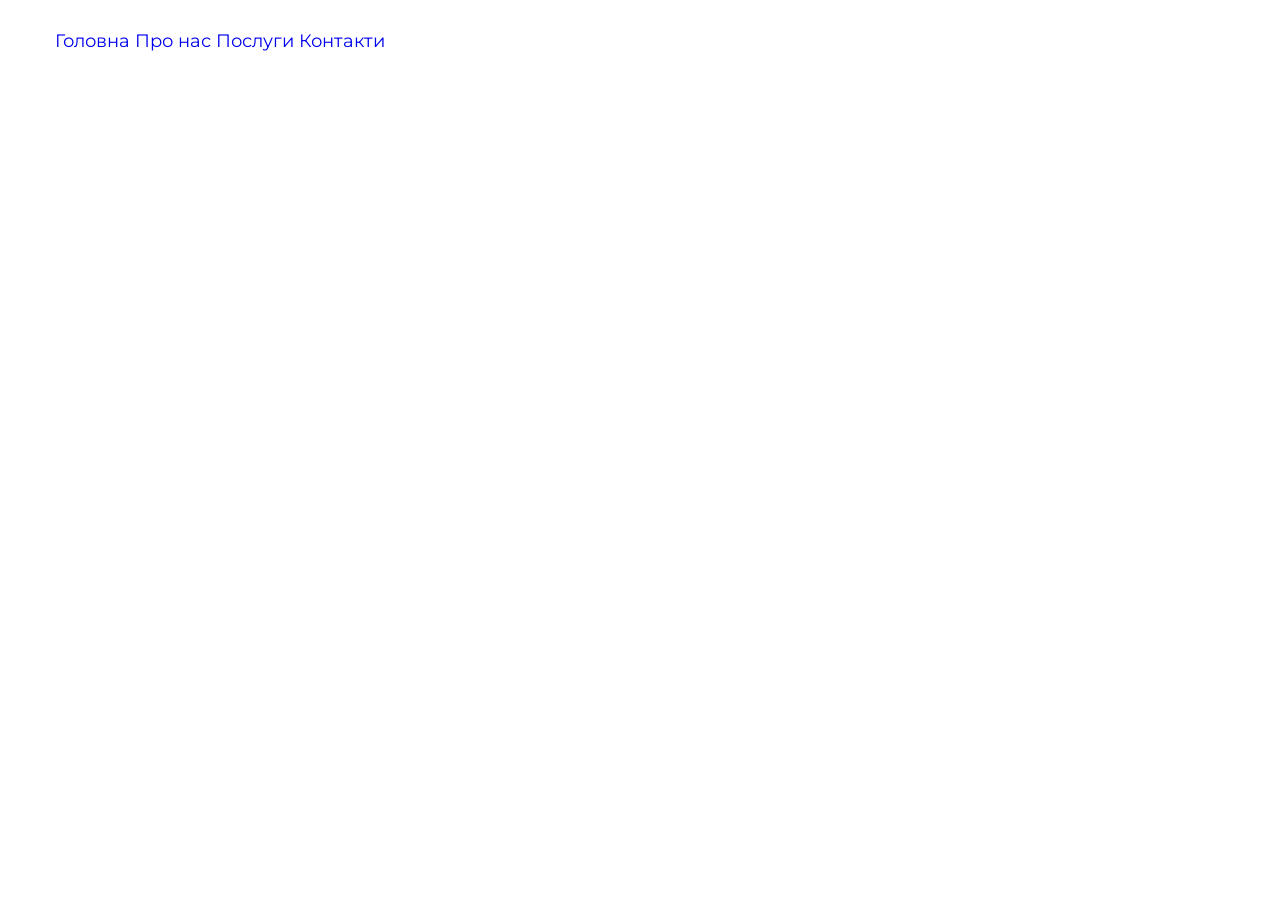
<file: 01_flexbox/index.html>
<!doctype html>
<html lang="uk">
  <head>
    <meta charset="UTF-8" />
    <meta name="viewport" content="width=device-width, initial-scale=1.0" />
    <title>Вивчаємо Flexbox</title>
    <link rel="stylesheet" href="css/style.css" />
  </head>
  <body>
    <header class="container">
      <nav class="menu">
        <a
          href="https://www.google.com/search?gs_ssp=eJzj4tTP1TcwMU02T1JgNGB0YPBiS8_PT89JBQBASQXT&q=google&rlz=1C1CHZN_ruUA1157UA1157&oq=go&gs_lcrp=EgZjaHJvbWUqEwgBEC4YgwEYxwEYsQMY0QMYgAQyBggAEEUYOTITCAEQLhiDARjHARixAxjRAxiABDINCAIQABiDARixAxiABDINCAMQABiDARixAxiABDIGCAQQRRg8MgYIBRBFGDwyBggGEEUYPDIGCAcQRRg80gEIMTc2MGowajeoAgiwAgE&sourceid=chrome&source=chrome.ob&ie=UTF-8"
          class="menu-item"
          >Головна</a
        >
        <a href="#" class="menu-item">Про нас</a>
        <a href="#" class="menu-item">Послуги</a>
        <a href="#" class="menu-item">Контакти</a>
      </nav>
    </header>
    <main class="container">
      <!--<section class="flex-container">
        <div class="flex-item item-1">1</div>
        <div class="flex-item item-2">2</div>
        <div class="flex-item item-3">3</div>
        <div class="flex-item item-4">4</div>
        <div class="flex-item item-5">5</div>
      </section>

      <!-- <section class="product-container">
        <article class="product-card">
          <img
            src="https://picsum.photos/300/300?random=1"
            alt="Product"
            class="product-image"
          />
          <div class="product-content">
            <h3 class="product-title">Назва товару</h3>
            <p class="product-description">Опис товару...</p>
            <div class="product-footer">
              <span class="price">₴999</span>
              <button class="buy-button">Купити</button>
            </div>
          </div>
        </article>
        <article class="product-card">
          <img
            src="https://picsum.photos/300/300?random=2"
            alt="Product"
            class="product-image"
          />
          <div class="product-content">
            <h3 class="product-title">Назва товару</h3>
            <p class="product-description">Опис товару...</p>
            <div class="product-footer">
              <span class="price">₴999</span>
              <button class="buy-button">Купити</button>
            </div>
          </div>
        </article>
        <article class="product-card">
          <img
            src="https://picsum.photos/300/300?random=3"
            alt="Product"
            class="product-image"
          />
          <div class="product-content">
            <h3 class="product-title">Назва товару</h3>
            <p class="product-description">Опис товару...</p>
            <div class="product-footer">
              <span class="price">₴999</span>
              <button class="buy-button">Купити</button>
            </div>
          </div>
        </article>
        <article class="product-card">
          <img
            src="https://picsum.photos/300/300?random=4"
            alt="Product"
            class="product-image"
          />
          <div class="product-content">
            <h3 class="product-title">Назва товару</h3>
            <p class="product-description">Опис товару...</p>
            <div class="product-footer">
              <span class="price">₴999</span>
              <button class="buy-button">Купити</button>
            </div>
          </div>
        </article>
        <article class="product-card">
          <img
            src="https://picsum.photos/300/300?random=5"
            alt="Product"
            class="product-image"
          />
          <div class="product-content">
            <h3 class="product-title">Назва товару</h3>
            <p class="product-description">Опис товару...</p>
            <div class="product-footer">
              <span class="price">₴999</span>
              <button class="buy-button">Купити</button>
            </div>
          </div>
        </article>
      </section> -->
    </main>
  </body>
</html>
</file>
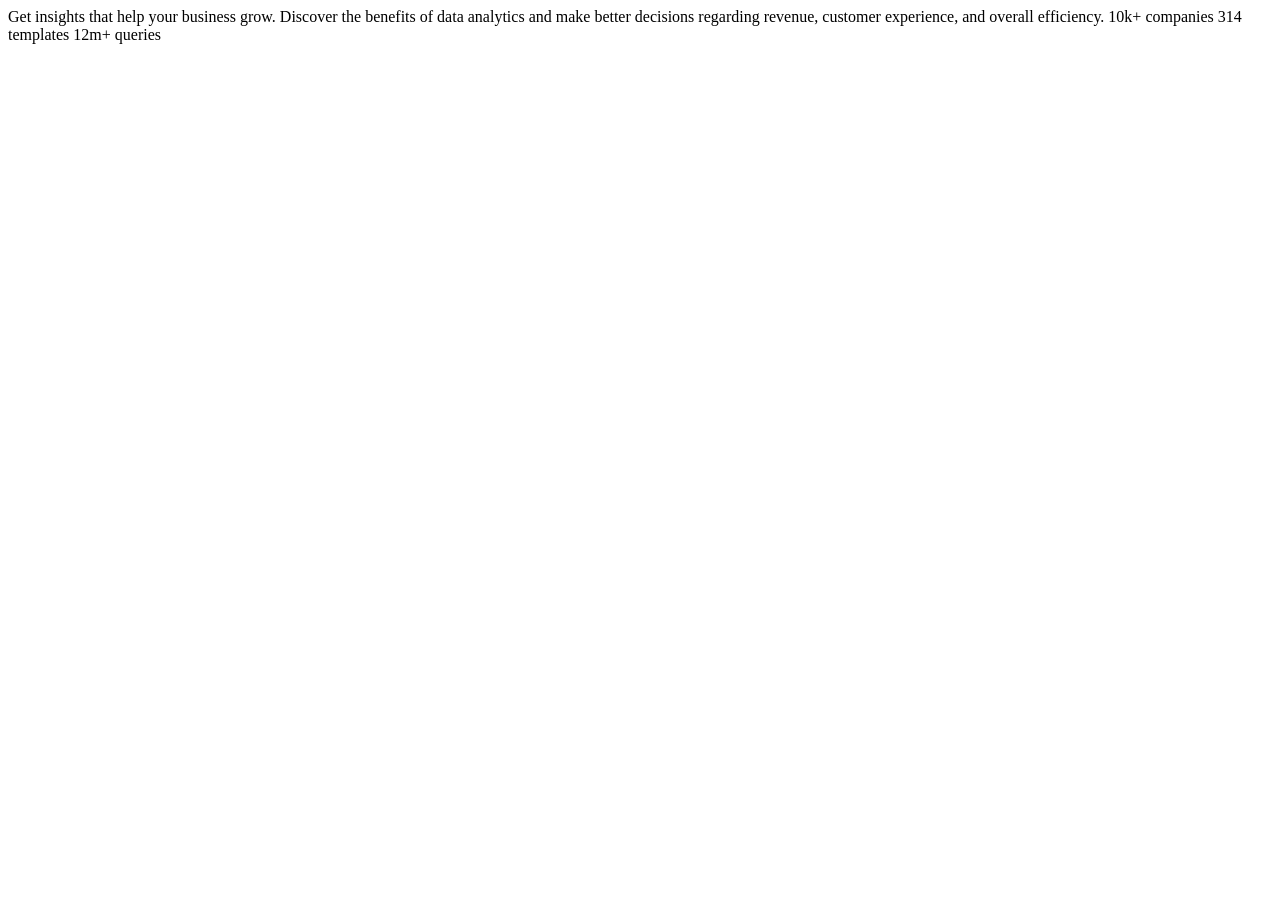
<file: module-05-class-work-flexbox/task-01/index.html>
<!DOCTYPE html>
<html lang="en">
<head>
  <meta charset="UTF-8">
  <meta name="viewport" content="width=device-width, initial-scale=1.0">
  <title> Stats preview card component</title>
</head>
<body>

  Get insights that help your business grow.

  Discover the benefits of data analytics and make better decisions regarding revenue, customer 
  experience, and overall efficiency.

  10k+ companies
  314 templates
  12m+ queries

</body>
</html>
</file>
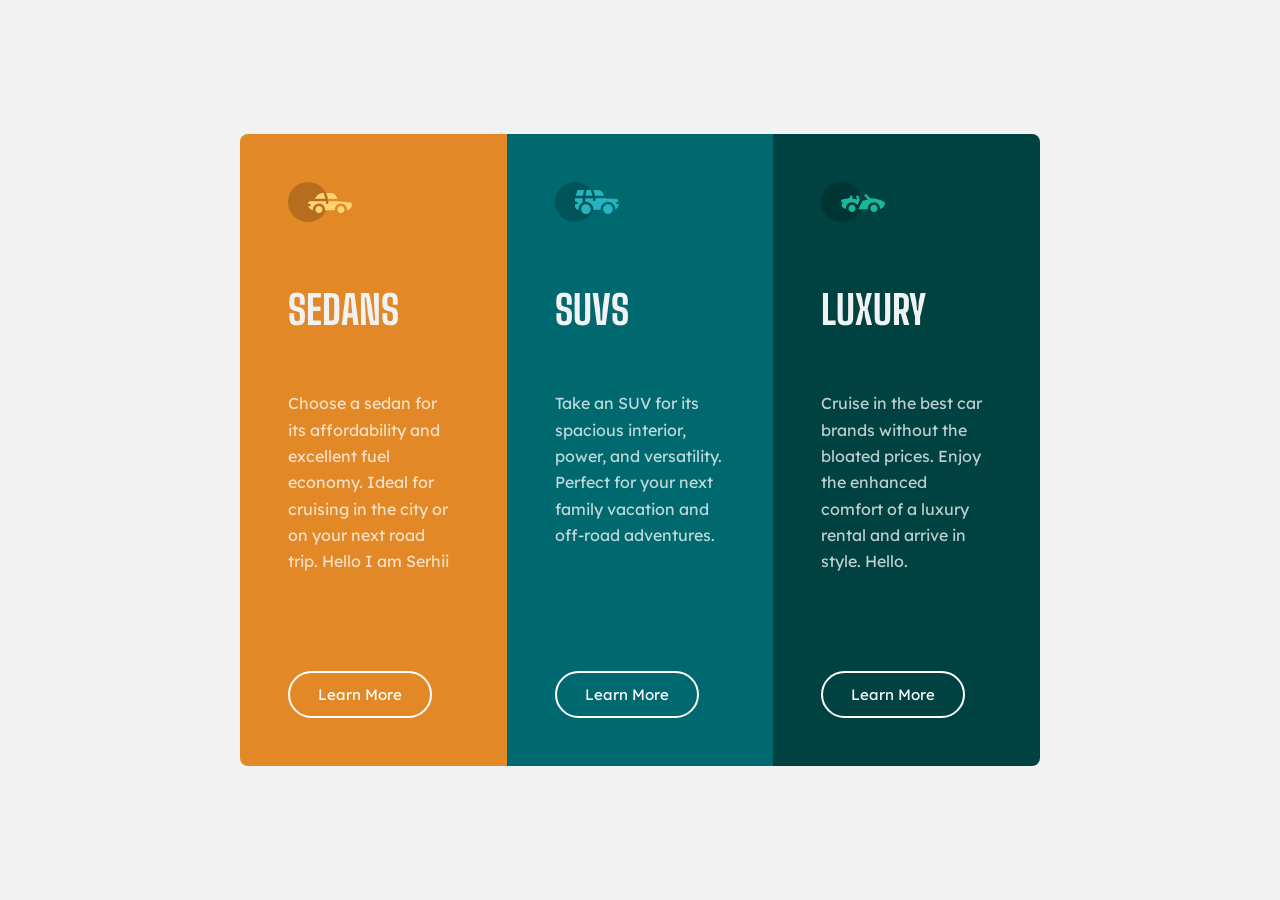
<file: module-05-class-work-flexbox/task-02/index.html>
<!doctype html>
<html lang="en">
  <head>
    <meta charset="UTF-8" />
    <meta name="viewport" content="width=device-width, initial-scale=1.0" />
    <title>task 01</title>
    <link rel="preconnect" href="https://fonts.googleapis.com" />
    <link rel="preconnect" href="https://fonts.gstatic.com" crossorigin />
    <link
      href="https://fonts.googleapis.com/css2?family=Big+Shoulders:opsz,wght@10..72,100..900&family=Lexend+Deca:wght@100..900&display=swap"
      rel="stylesheet"
    />
    <link rel="stylesheet" href="style.css" />
  </head>
  <body>
    <main class="container">
      <section class="cards">
        <article class="card card-orange">
          <img class="card-image" src="./images/icon-sedans.svg" alt="sedans" />
          <h3 class="card-title">Sedans</h3>
          <p class="card-text">
            Choose a sedan for its affordability and excellent fuel economy.
            Ideal for cruising in the city or on your next road trip. Hello I am
            Serhii
          </p>
          <button class="card-button">Learn More</button>
        </article>

        <article class="card card-blue">
          <img class="card-image" src="./images/icon-suvs.svg" alt="suvs" />
          <h3 class="card-title">SUVs</h3>
          <p class="card-text">
            Take an SUV for its spacious interior, power, and versatility.
            Perfect for your next family vacation and off-road adventures.
          </p>
          <button class="card-button">Learn More</button>
        </article>

        <article class="card card-green">
          <img class="card-image" src="./images/icon-luxury.svg" alt="luxury" />
          <h3 class="card-title">Luxury</h3>
          <p class="card-text">
            Cruise in the best car brands without the bloated prices. Enjoy the
            enhanced comfort of a luxury rental and arrive in style. Hello.
          </p>
          <button class="card-button">Learn More</button>
        </article>
      </section>
    </main>
    <!-- Sedans
          Choose a sedan for its affordability and excellent fuel economy. Ideal
          for cruising in the city or on your next road trip. Hello I am Serhii
      Learn More -->

    <!-- SUVs
          Take an SUV for its spacious interior, power, and versatility. Perfect
          for your next family vacation and off-road adventures.
          Learn More -->

    <!-- Luxury
          Cruise in the best car brands without the bloated prices. Enjoy the
          enhanced comfort of a luxury rental and arrive in style. Hello.
          Learn More -->
  </body>
</html>
</file>
<file: 01_flexbox/css/style.css>
@import url("https://fonts.googleapis.com/css2?family=Montserrat:wght@400;500;600;700;800;900&display=swap");

*,
*::after,
*::before {
  padding: 0;
  margin: 0;
  border: none;
  box-sizing: border-box;
}

a {
  text-decoration: none;
}

h1,
h2,
h3,
h4,
h5,
h6 {
  font-size: inherit;
  font-weight: 600;
  margin-bottom: 16px;
}

p {
  margin-bottom: 16px;
}

body {
  font-family: "Montserrat", sans-serif;
  font-size: 18px;
}

.container {
  margin: 0 auto;
  padding: 30px 15px 0 15px;
  max-width: 1200px;
}

.flex-container {
  /* min-height: 800px; */
  border: 20px solid green;
}

.flex-item {
  font-weight: 700;
  font-size: 30px;
  padding: 20px;
  background-color: #ff0000;
  border: 5px solid #000;
  /* width: 500px; */
}

.flex-item:nth-child(odd) {
  background-color: #125570;
}

.item-1 {
}
.item-2 {
}
.item-3 {
}
.item-4 {
}
.item-5 {
}

/* ---------------------------------------- */

.menu {
}

.menu-item {
}

.menu-item:hover {
}

/* ---------------------------------------- */

.product-container {
  margin-top: 40px;
}

.product-card {
}

.product-image {
}

.product-content {
}

.product-footer {
}

.buy-button {
}

/* ---------------------------------------- */

.grid-container {
}
.grid-item {
}
</file>
<file: module-05-class-work-flexbox/task-02/style.css>
* {
  box-sizing: border-box;
  margin: 0;
  padding: 0;
}

:root {
  --clr-orange: hsl(31, 77%, 52%);
  --clr-dark-cyan: hsl(184, 100%, 22%);
  --clr-very-dark-cyan: hsl(179, 100%, 13%);
  --clr-white-transparent: hsla(0, 0%, 100%, 0.75);
  --clr-very-light-gray: hsl(0, 0%, 95%);

  --ff-main: "Lexend Deca", sans-serif;
  --ff-secondary: "Big Shoulders", sans-serif;
}

p {
  color: var(--clr-white-transparent);
}

h1,
h2,
h3,
button {
  color: var(--clr-very-light-gray);
}

body {
  background-color: var(--clr-very-light-gray);
  font-family: var(--ff-main);
}

.container {
  display: flex;
  justify-content: center;
  align-items: center;
  min-height: 100vh;
}
.card-title {
  font-family: var(--ff-secondary);
  font-size: 40px;
  font-weight: 700;
  text-transform: uppercase;
  color: var(--clr-very-light-gray);
  margin-bottom: 24px;
}
.card-text {
  color: var(--clr-white-transparent);
  line-height: 1.65;
  margin-bottom: 64px;
}
.card-button {
  margin-top: auto;
  padding: 12px 28px;
  border: 2px solid #ffffff;
  border-radius: 999px;
  background-color: transparent;
  color: #ffffff;
  font-family: var(--ff-main);
  font-size: 15px;
  cursor: pointer;
}
.cards {
  display: flex;
  max-width: 800px;
  border-radius: 8px;
  overflow: hidden;
}
.card {
  display: flex;
  flex-direction: column;
  gap: 32px;
  padding: 32px;
  flex: 1;
  align-items: flex-start;
  padding: 48px;
}
.card-image {
  width: 64px;
  height: auto;
  margin-bottom: 32px;
  align-self: flex-start;
}
.card-orange {
  background-color: var(--clr-orange);
}

.card-blue {
  background-color: var(--clr-dark-cyan);
}

.card-green {
  background-color: var(--clr-very-dark-cyan);
}
</file>
